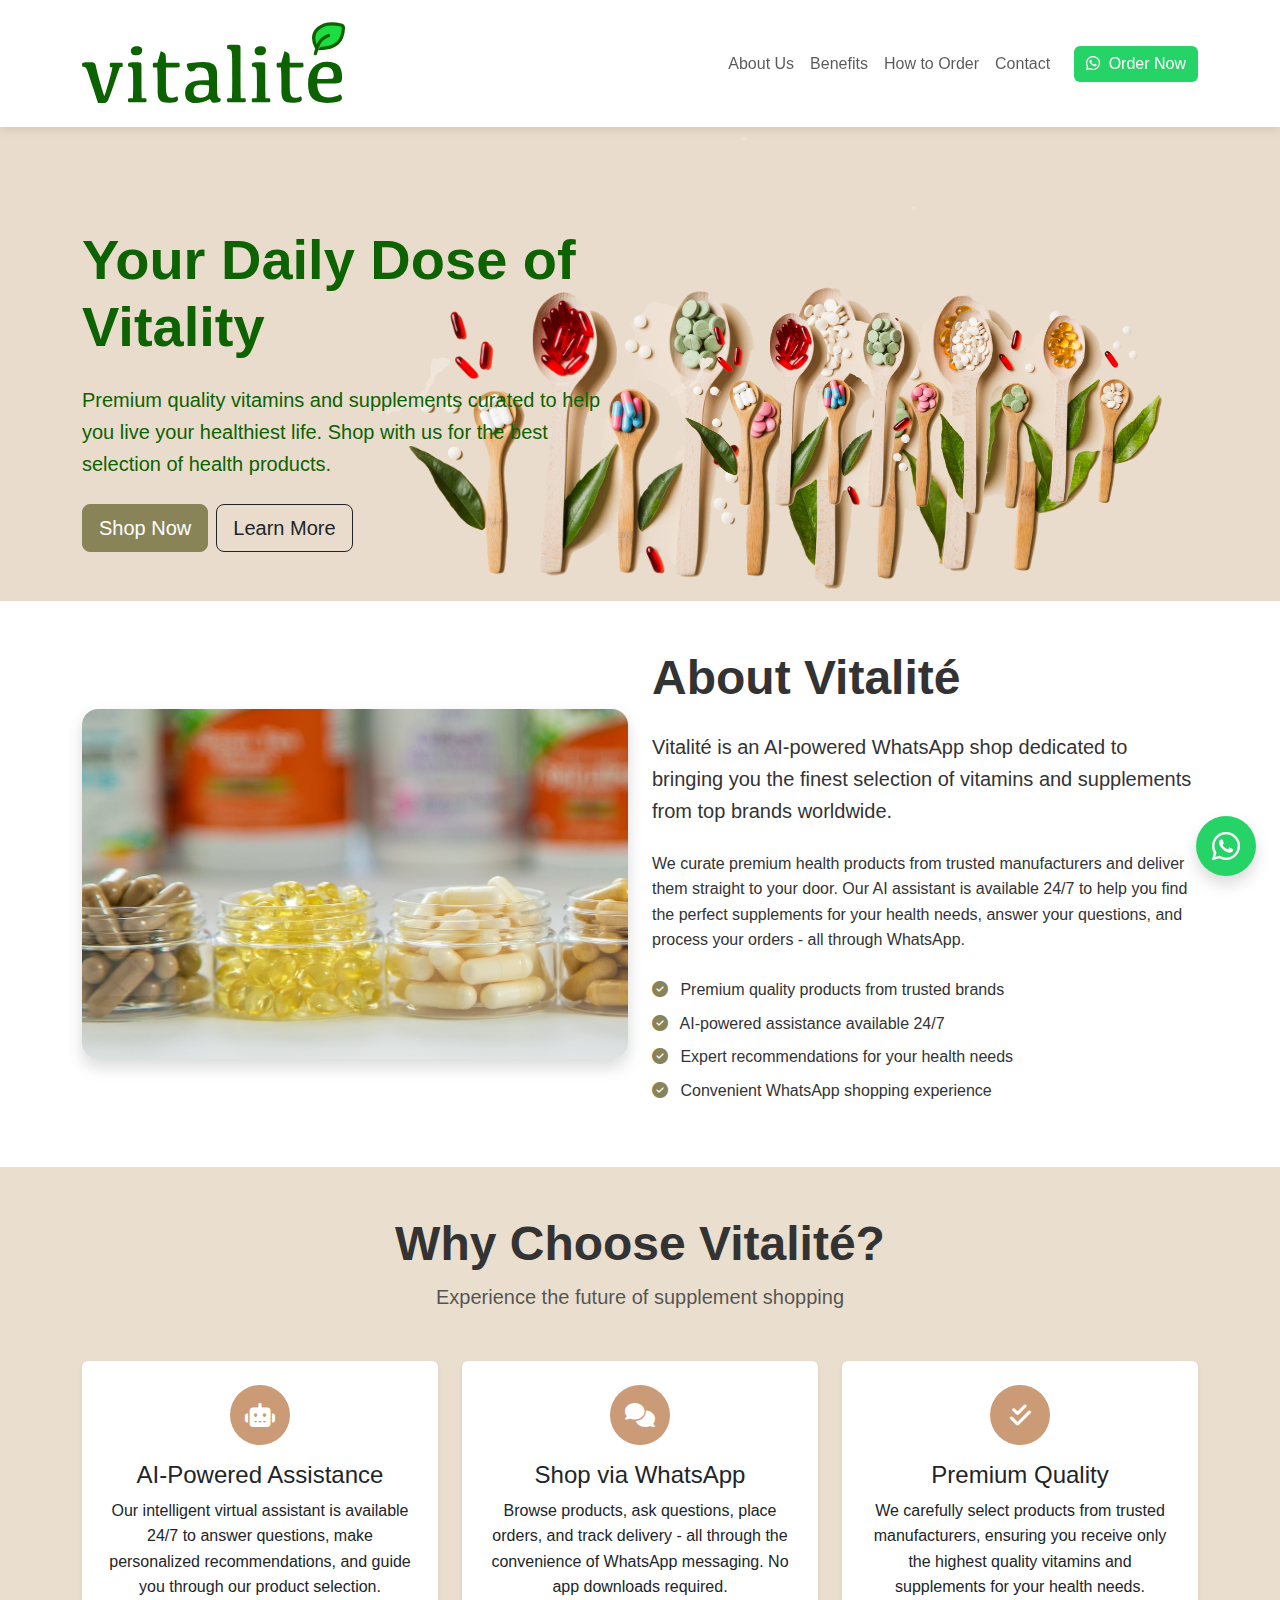
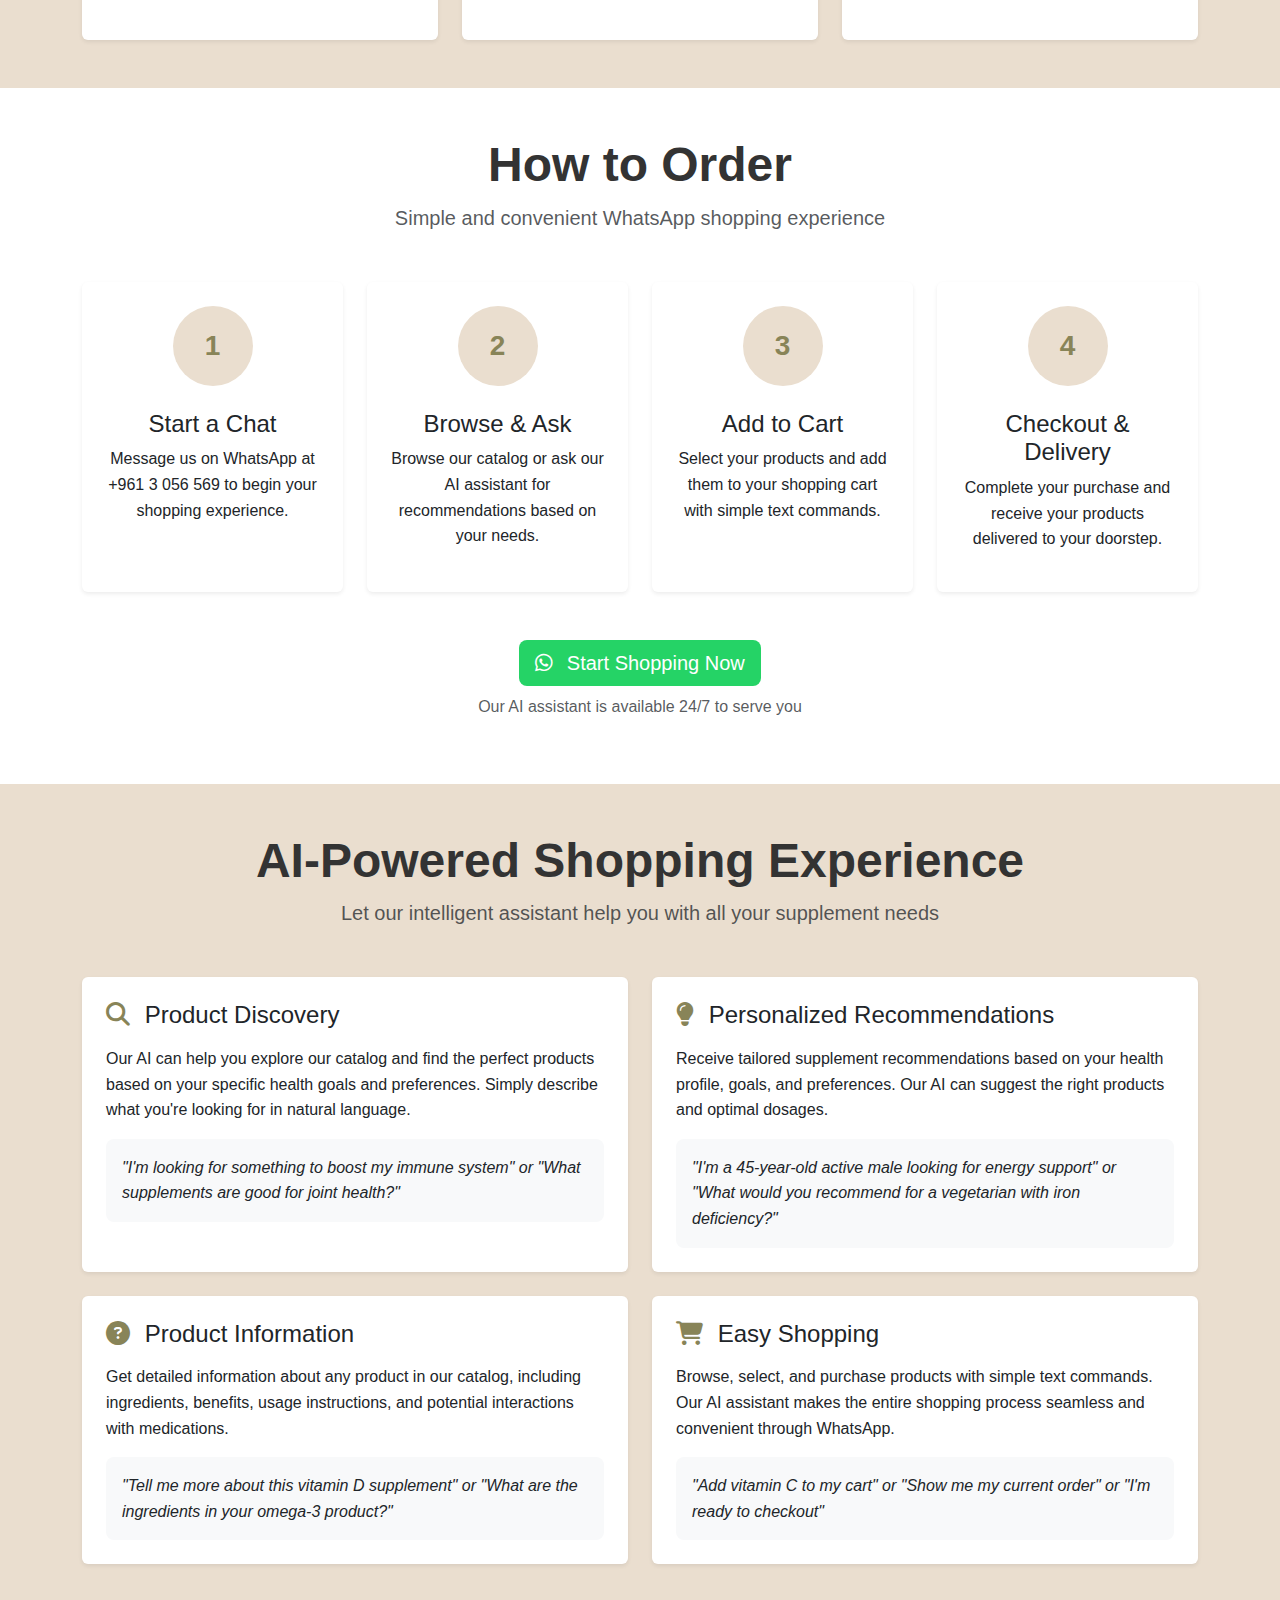
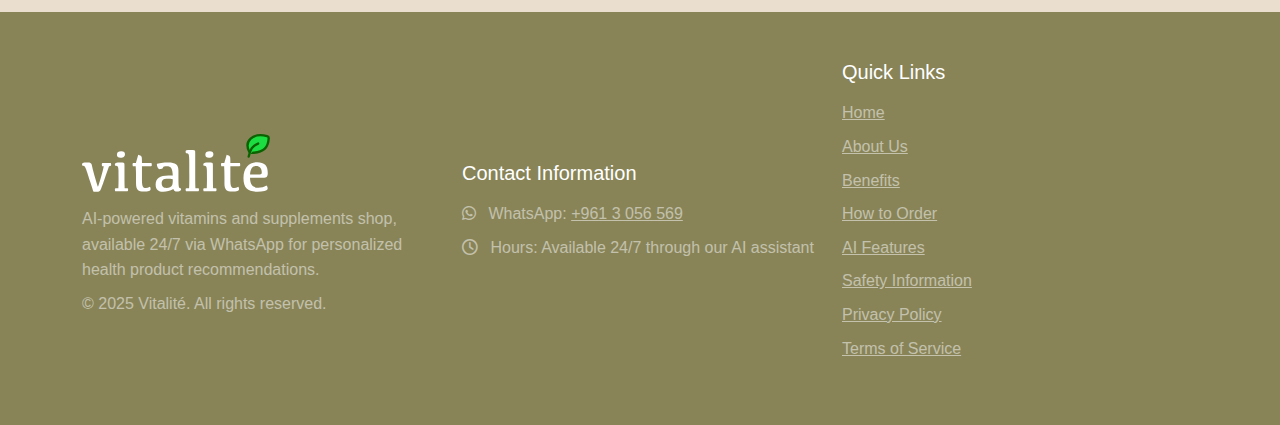
<file: index.html>
<!DOCTYPE html>
<html lang="en">
<head>
    <meta charset="UTF-8">
    <meta name="viewport" content="width=device-width, initial-scale=1.0">
    <title>Vitalité - Premium Vitamins & Supplements</title>
    <link href="https://cdnjs.cloudflare.com/ajax/libs/bootstrap/5.3.0/css/bootstrap.min.css" rel="stylesheet">
    <link href="https://cdnjs.cloudflare.com/ajax/libs/font-awesome/6.4.0/css/all.min.css" rel="stylesheet">
    <link href="./resources/css/home.css" rel="stylesheet">

    <link rel="icon" type="image/x-icon" href="./resources/images/smalllogo-128.ico">
</head>
<body>
    <!-- Navbar -->
    <nav class="navbar navbar-expand-lg navbar-light bg-white py-3 sticky-top">
        <div class="container">
            <a class="navbar-brand" href="#">
                <svg xmlns="http://www.w3.org/2000/svg" viewBox="103.215 39.1962 300.6991 85.0478" width="280px" height="85.0478px">
                    <path d="M 133.494 85.71 C 133.147 84.871 132.973 84.016 132.973 83.149 C 132.973 82.281 133.141 81.671 133.475 81.325 C 133.808 80.979 134.349 80.804 135.102 80.804 L 146.484 80.804 C 146.862 81.614 147.049 82.482 147.049 83.409 C 147.049 84.309 146.862 84.916 146.484 85.233 C 146.109 85.551 145.457 85.71 144.529 85.71 L 143.834 85.71 C 142.763 88.636 140.538 95.122 137.167 105.173 C 133.792 115.223 131.606 120.917 130.605 122.249 C 129.608 123.58 128.051 124.244 125.937 124.244 C 122.49 124.244 120.644 124.085 120.396 123.768 C 120.151 123.45 118.442 118.325 115.27 108.388 C 112.099 98.455 110.167 92.57 109.471 90.731 C 108.775 88.891 108.197 87.578 107.733 86.797 C 107.269 86.015 106.748 85.529 106.17 85.341 C 105.588 85.154 104.794 85.059 103.78 85.059 C 103.402 84.134 103.215 83.263 103.215 82.453 C 103.215 81.585 103.672 81.02 104.584 80.759 C 105.496 80.499 108.006 80.368 112.121 80.368 C 113.917 80.368 115.162 80.515 115.858 80.804 C 116.554 81.093 117.082 81.598 117.444 82.323 C 117.806 83.047 118.241 84.75 118.747 87.429 C 119.252 90.108 120.717 95.63 123.135 104 C 125.553 112.373 126.897 116.558 127.174 116.558 C 127.45 116.558 128.867 112.176 131.432 103.415 C 133.996 94.655 135.464 88.751 135.842 85.71 L 133.494 85.71 Z M 161.212 72.939 C 159.327 72.939 157.939 72.548 157.04 71.767 C 156.14 70.985 155.692 69.854 155.692 68.376 C 155.721 66.784 156.302 65.51 157.43 64.554 C 158.558 63.597 160.154 63.121 162.209 63.121 C 164.237 63.121 165.686 63.534 166.553 64.36 C 167.421 65.183 167.856 66.292 167.856 67.684 C 167.856 69.247 167.319 70.515 166.248 71.484 C 165.177 72.453 163.5 72.939 161.212 72.939 Z M 171.984 118.903 C 172.362 119.656 172.549 120.466 172.549 121.334 C 172.549 122.119 172.39 122.652 172.069 122.942 C 171.752 123.231 171.129 123.377 170.204 123.377 L 153.131 123.377 C 152.782 122.449 152.607 121.582 152.607 120.771 C 152.607 120.133 152.759 119.662 153.064 119.357 C 153.369 119.055 153.897 118.903 154.65 118.903 L 157.866 118.903 C 158.066 114.877 158.168 110.155 158.168 104.74 C 158.168 98.137 158.117 93.727 158.018 91.512 C 157.917 89.297 157.678 87.769 157.3 86.927 C 156.922 86.088 156.394 85.567 155.714 85.364 C 155.034 85.16 154.186 85.059 153.172 85.059 C 152.794 84.452 152.607 83.74 152.607 82.93 C 152.607 81.744 153.172 81.02 154.304 80.759 C 155.432 80.499 157.618 80.368 160.862 80.368 C 163.15 80.368 164.701 80.476 165.511 80.693 C 166.321 80.912 166.785 81.315 166.903 81.91 C 167.017 82.504 167.074 83.524 167.074 84.973 L 167.074 104.74 C 167.074 110.155 167.176 114.877 167.379 118.903 L 171.984 118.903 Z M 184.233 80.804 L 187.751 68.465 C 188.968 68.84 190.004 69.288 190.858 69.813 C 191.713 70.334 192.342 70.95 192.749 71.659 C 193.153 72.367 193.356 74.824 193.356 79.021 L 193.356 80.804 L 207.649 80.804 C 207.995 81.76 208.17 82.774 208.17 83.845 C 208.17 84.684 208.011 85.24 207.693 85.516 C 207.372 85.793 206.737 85.929 205.78 85.929 L 193.356 85.929 L 193.356 106.479 C 193.356 111.372 193.804 114.594 194.703 116.145 C 195.603 117.692 196.956 118.512 198.764 118.598 C 200.575 118.684 202.8 118.093 205.434 116.818 C 206.069 117.775 206.387 118.817 206.387 119.945 C 206.387 121.48 205.542 122.509 203.848 123.031 C 202.155 123.552 199.482 123.812 195.831 123.812 C 191.863 123.812 188.974 123.002 187.166 121.378 C 185.355 119.754 184.449 116.729 184.449 112.3 L 184.449 102.09 C 184.449 96.53 184.29 91.144 183.973 85.929 L 179.715 85.929 C 179.368 84.887 179.194 83.873 179.194 82.888 C 179.194 82.164 179.352 81.636 179.67 81.303 C 179.991 80.969 180.525 80.804 181.278 80.804 L 184.233 80.804 Z M 240.537 119.901 C 238.103 121.321 235.605 122.398 233.041 123.139 C 230.476 123.876 227.966 124.244 225.503 124.244 C 221.592 124.244 218.681 123.326 216.772 121.486 C 214.862 119.646 213.905 116.917 213.905 113.298 C 213.905 108.865 215.485 105.478 218.64 103.133 C 221.795 100.784 226.676 99.612 233.279 99.612 L 239.666 99.612 C 239.491 94.515 238.76 90.969 237.473 88.97 C 236.183 86.971 233.902 85.974 230.629 85.974 C 228.891 85.974 227.226 86.148 225.634 86.495 C 224.795 88.176 224.296 89.072 224.134 89.186 C 223.975 89.304 223.143 89.555 221.636 89.946 C 220.13 90.336 219.082 90.267 218.487 89.73 C 217.893 89.193 217.286 88.217 216.663 86.797 C 216.041 85.376 215.729 84.232 215.729 83.365 C 215.729 82.787 215.968 82.339 216.447 82.018 C 216.924 81.7 218.872 81.309 222.288 80.845 C 225.707 80.381 229.342 80.149 233.193 80.149 C 238.319 80.149 242.106 81.033 244.553 82.799 C 247.003 84.566 248.226 87.81 248.226 92.532 L 248.226 105.913 C 248.226 112.112 248.493 115.891 249.027 117.251 C 249.564 118.614 250.454 119.163 251.699 118.903 C 252.046 119.542 252.22 120.164 252.22 120.771 C 252.22 121.756 251.604 122.509 250.374 123.031 C 249.145 123.552 247.486 123.812 245.401 123.812 C 244.388 123.812 243.612 123.688 243.075 123.444 C 242.542 123.196 241.696 122.014 240.537 119.901 Z M 239.666 105.217 C 237.175 104.782 234.598 104.566 231.935 104.566 C 228.633 104.566 226.323 105.115 225.005 106.218 C 223.686 107.317 223.028 109.056 223.028 111.429 C 223.028 113.746 223.616 115.493 224.789 116.666 C 225.961 117.838 227.775 118.423 230.238 118.423 C 232.151 118.423 233.934 118.048 235.583 117.295 C 237.232 116.542 238.325 115.49 238.862 114.146 C 239.399 112.799 239.666 110.676 239.666 107.781 L 239.666 105.217 Z M 264.562 98.484 C 264.562 86.234 264.505 78.436 264.387 75.091 C 264.27 71.745 264.06 69.565 263.758 68.551 C 263.453 67.537 262.954 66.886 262.258 66.597 C 261.563 66.308 260.651 66.162 259.523 66.162 C 259.144 65.262 258.957 64.379 258.957 63.511 C 258.957 62.612 259.326 62.05 260.066 61.818 C 260.803 61.586 263.186 61.471 267.212 61.471 C 269.5 61.471 271.048 61.579 271.858 61.796 C 272.668 62.015 273.132 62.418 273.25 63.013 C 273.367 63.607 273.424 64.627 273.424 66.076 L 273.424 102.437 C 273.453 109.386 273.567 114.877 273.771 118.903 L 278.594 118.903 C 278.941 119.656 279.115 120.466 279.115 121.334 C 279.115 122.119 278.957 122.652 278.636 122.942 C 278.318 123.231 277.711 123.377 276.812 123.377 L 259.523 123.377 C 259.144 122.449 258.957 121.582 258.957 120.771 C 258.957 120.133 259.116 119.662 259.434 119.357 C 259.754 119.055 260.276 118.903 260.997 118.903 L 264.213 118.903 C 264.445 114.877 264.562 108.071 264.562 98.484 Z M 294.145 72.939 C 292.264 72.939 290.876 72.548 289.976 71.767 C 289.077 70.985 288.629 69.854 288.629 68.376 C 288.658 66.784 289.239 65.51 290.367 64.554 C 291.495 63.597 293.09 63.121 295.146 63.121 C 297.174 63.121 298.623 63.534 299.49 64.36 C 300.357 65.183 300.793 66.292 300.793 67.684 C 300.793 69.247 300.256 70.515 299.185 71.484 C 298.114 72.453 296.436 72.939 294.145 72.939 Z M 304.92 118.903 C 305.299 119.656 305.486 120.466 305.486 121.334 C 305.486 122.119 305.327 122.652 305.006 122.942 C 304.689 123.231 304.066 123.377 303.141 123.377 L 286.068 123.377 C 285.718 122.449 285.544 121.582 285.544 120.771 C 285.544 120.133 285.696 119.662 286.001 119.357 C 286.306 119.055 286.834 118.903 287.587 118.903 L 290.803 118.903 C 291.003 114.877 291.104 110.155 291.104 104.74 C 291.104 98.137 291.054 93.727 290.955 91.512 C 290.853 89.297 290.615 87.769 290.237 86.927 C 289.859 86.088 289.331 85.567 288.651 85.364 C 287.971 85.16 287.123 85.059 286.109 85.059 C 285.731 84.452 285.544 83.74 285.544 82.93 C 285.544 81.744 286.109 81.02 287.24 80.759 C 288.369 80.499 290.555 80.368 293.799 80.368 C 296.087 80.368 297.637 80.476 298.448 80.693 C 299.258 80.912 299.722 81.315 299.84 81.91 C 299.954 82.504 300.011 83.524 300.011 84.973 L 300.011 104.74 C 300.011 110.155 300.113 114.877 300.316 118.903 L 304.92 118.903 Z M 317.17 80.804 L 320.688 68.465 C 321.905 68.84 322.94 69.288 323.795 69.813 C 324.65 70.334 325.279 70.95 325.683 71.659 C 326.089 72.367 326.293 74.824 326.293 79.021 L 326.293 80.804 L 340.586 80.804 C 340.932 81.76 341.107 82.774 341.107 83.845 C 341.107 84.684 340.948 85.24 340.63 85.516 C 340.309 85.793 339.674 85.929 338.717 85.929 L 326.293 85.929 L 326.293 106.479 C 326.293 111.372 326.741 114.594 327.64 116.145 C 328.539 117.692 329.893 118.512 331.701 118.598 C 333.512 118.684 335.737 118.093 338.371 116.818 C 339.006 117.775 339.324 118.817 339.324 119.945 C 339.324 121.48 338.479 122.509 336.785 123.031 C 335.092 123.552 332.419 123.812 328.768 123.812 C 324.799 123.812 321.911 123.002 320.103 121.378 C 318.292 119.754 317.386 116.729 317.386 112.3 L 317.386 102.09 C 317.386 96.53 317.227 91.144 316.909 85.929 L 312.652 85.929 C 312.305 84.887 312.13 83.873 312.13 82.888 C 312.13 82.164 312.289 81.636 312.607 81.303 C 312.928 80.969 313.462 80.804 314.215 80.804 L 317.17 80.804 Z M 364.954 85.538 C 362.06 85.538 359.857 86.574 358.351 88.643 C 356.845 90.715 356.019 93.953 355.876 98.353 L 360.35 98.353 C 365.1 98.353 368.335 98.258 370.061 98.071 C 371.783 97.883 372.781 97.572 373.057 97.136 C 373.334 96.701 373.47 95.891 373.47 94.706 C 373.47 91.836 372.746 89.593 371.3 87.969 C 369.851 86.349 367.735 85.538 364.954 85.538 Z M 366.607 79.717 C 371.993 79.717 375.99 80.991 378.596 83.54 C 381.204 86.088 382.507 90.289 382.507 96.139 C 382.507 98.716 382.043 100.511 381.115 101.525 C 380.191 102.538 378.163 103.047 375.034 103.047 L 355.832 103.047 C 355.892 107.765 356.839 111.474 358.679 114.168 C 360.518 116.86 363.769 118.207 368.431 118.207 C 372.774 118.207 376.816 117.079 380.553 114.82 C 381.799 116.065 382.421 117.384 382.421 118.773 C 382.421 120.714 380.82 122.074 377.62 122.856 C 374.42 123.637 370.807 124.028 366.781 124.028 C 359.368 124.028 354.046 122.459 350.814 119.316 C 347.586 116.173 345.972 110.879 345.972 103.438 C 345.972 96.11 347.789 90.324 351.424 86.082 C 355.059 81.84 360.121 79.717 366.607 79.717 Z" style="text-wrap-mode: nowrap; fill: rgb(12, 98, 0);"></path>
                    <g id="SVGRepo_iconCarrier" transform="matrix(1.7702510356903076, 0, 0, 1.7702510356903076, 346.79650878906256, 33.97730255126953)" style="">
                      <path opacity="0.1" d="M4.44905 17.0091C-0.246262 7.83768 7.34063 0.686186 19.5547 3.61251C20.4161 3.81888 21.0082 4.6099 20.9652 5.49458C20.5863 13.288 17.0342 17.7048 6.13264 17.9858C5.43034 18.0039 4.7692 17.6344 4.44905 17.0091Z" style="fill: rgb(28, 221, 66); stroke: rgb(12, 98, 0);"></path>
                      <path d="M4.44905 17.0091C-0.246262 7.83768 7.34063 0.686186 19.5547 3.61251C20.4161 3.81888 21.0082 4.6099 20.9652 5.49458C20.5863 13.288 17.0342 17.7048 6.13264 17.9858C5.43034 18.0039 4.7692 17.6344 4.44905 17.0091Z" stroke-width="2" stroke-linecap="round" stroke-linejoin="round" style="fill: rgb(28, 221, 66); stroke: rgb(12, 98, 0);"></path>
                      <path d="M3.99987 21C5.49993 15.5 5.99988 12.5 11.9998 9.99997" stroke-width="2" stroke-linecap="round" stroke-linejoin="round" style="fill: rgb(28, 221, 66); stroke: rgb(12, 98, 0);"></path>
                    </g>
                  </svg>                
            </a>
            <button class="navbar-toggler" type="button" data-bs-toggle="collapse" data-bs-target="#navbarNav">
                <span class="navbar-toggler-icon"></span>
            </button>
            <div class="collapse navbar-collapse" id="navbarNav">
                <ul class="navbar-nav ms-auto">
                    <li class="nav-item">
                        <a class="nav-link" href="#about">About Us</a>
                    </li>
                    <li class="nav-item">
                        <a class="nav-link" href="#benefits">Benefits</a>
                    </li>
                    <li class="nav-item">
                        <a class="nav-link" href="#order">How to Order</a>
                    </li>
                    <li class="nav-item">
                        <a class="nav-link" href="#contact">Contact</a>
                    </li>
                </ul>
                <a href="https://wa.me/9613056569" class="btn whatsapp-btn ms-lg-3">
                    <i class="fab fa-whatsapp me-1"></i> Order Now
                </a>
            </div>
        </div>
    </nav>

    <!-- Hero Section -->
    <section class="hero" id="home">
        <div class="container">
            <div class="row align-items-center">
                <div class="col-lg-6 mb-5 mb-lg-0 hero-content">
                    <h1 class="display-4 fw-bold mb-4">Your Daily Dose of <span class="text-primary">Vitality</span></h1>
                    <p class="lead mb-4">Premium quality vitamins and supplements curated to help you live your healthiest life. Shop with us for the best selection of health products.</p>
                    <div class="d-flex flex-wrap gap-2">
                        <a href="https://wa.me/9613056569" class="btn btn-primary btn-lg">Shop Now</a>
                        <a href="#about" class="btn btn-outline-dark btn-lg">Learn More</a>
                    </div>
                </div>
                <div class="col-lg-6 hero-image">
                    <img src="./resources/images/hero-section-1.png" alt="Vitalité supplements" class="img-fluid">
                </div>
            </div>
        </div>
    </section>

    <!-- About Section -->
    <section class="py-5" id="about">
        <div class="container">
            <div class="row align-items-center">
                <div class="col-lg-6 mb-4 mb-lg-0">
                    <img src="./resources/images/about-section.jpg" alt="Natural supplements and vitamins" class="img-fluid rounded-4 shadow">
                </div>
                <div class="col-lg-6">
                    <h2 class="display-5 fw-bold mb-4">About Vitalité</h2>
                    <p class="lead mb-4">Vitalité is an AI-powered WhatsApp shop dedicated to bringing you the finest selection of vitamins and supplements from top brands worldwide.</p>
                    <p class="mb-4">We curate premium health products from trusted manufacturers and deliver them straight to your door. Our AI assistant is available 24/7 to help you find the perfect supplements for your health needs, answer your questions, and process your orders - all through WhatsApp.</p>
                    <ul class="list-unstyled">
                        <li class="mb-2"><i class="fas fa-check-circle text-primary me-2"></i> Premium quality products from trusted brands</li>
                        <li class="mb-2"><i class="fas fa-check-circle text-primary me-2"></i> AI-powered assistance available 24/7</li>
                        <li class="mb-2"><i class="fas fa-check-circle text-primary me-2"></i> Expert recommendations for your health needs</li>
                        <li class="mb-2"><i class="fas fa-check-circle text-primary me-2"></i> Convenient WhatsApp shopping experience</li>
                    </ul>
                </div>
            </div>
        </div>
    </section>

    <!-- Benefits Section -->
    <section class="py-5 bg-light-accent" id="benefits">
        <div class="container">
            <div class="text-center mb-5">
                <h2 class="display-5 fw-bold">Why Choose Vitalité?</h2>
                <p class="lead text-muted">Experience the future of supplement shopping</p>
            </div>
            <div class="row g-4">
                <div class="col-md-4">
                    <div class="card border-0 h-100 shadow-sm">
                        <div class="card-body text-center p-4">
                            <div class="benefit-icon mb-3">
                                <i class="fas fa-robot"></i>
                            </div>
                            <h4>AI-Powered Assistance</h4>
                            <p>Our intelligent virtual assistant is available 24/7 to answer questions, make personalized recommendations, and guide you through our product selection.</p>
                        </div>
                    </div>
                </div>
                <div class="col-md-4">
                    <div class="card border-0 h-100 shadow-sm">
                        <div class="card-body text-center p-4">
                            <div class="benefit-icon mb-3">
                                <i class="fas fa-comments"></i>
                            </div>
                            <h4>Shop via WhatsApp</h4>
                            <p>Browse products, ask questions, place orders, and track delivery - all through the convenience of WhatsApp messaging. No app downloads required.</p>
                        </div>
                    </div>
                </div>
                <div class="col-md-4">
                    <div class="card border-0 h-100 shadow-sm">
                        <div class="card-body text-center p-4">
                            <div class="benefit-icon mb-3">
                                <i class="fas fa-check-double"></i>
                            </div>
                            <h4>Premium Quality</h4>
                            <p>We carefully select products from trusted manufacturers, ensuring you receive only the highest quality vitamins and supplements for your health needs.</p>
                        </div>
                    </div>
                </div>
            </div>
        </div>
    </section>

    <!-- How to Order Section -->
    <section class="py-5" id="order">
        <div class="container">
            <div class="text-center mb-5">
                <h2 class="display-5 fw-bold">How to Order</h2>
                <p class="lead text-muted">Simple and convenient WhatsApp shopping experience</p>
            </div>
            <div class="row g-4 justify-content-center">
                <div class="col-md-3">
                    <div class="card border-0 h-100 shadow-sm">
                        <div class="card-body text-center p-4">
                            <div class="rounded-circle bg-light-accent d-flex align-items-center justify-content-center mx-auto mb-4" style="width: 80px; height: 80px;">
                                <h3 class="fw-bold text-primary m-0">1</h3>
                            </div>
                            <h4>Start a Chat</h4>
                            <p>Message us on WhatsApp at +961 3 056 569 to begin your shopping experience.</p>
                        </div>
                    </div>
                </div>
                <div class="col-md-3">
                    <div class="card border-0 h-100 shadow-sm">
                        <div class="card-body text-center p-4">
                            <div class="rounded-circle bg-light-accent d-flex align-items-center justify-content-center mx-auto mb-4" style="width: 80px; height: 80px;">
                                <h3 class="fw-bold text-primary m-0">2</h3>
                            </div>
                            <h4>Browse & Ask</h4>
                            <p>Browse our catalog or ask our AI assistant for recommendations based on your needs.</p>
                        </div>
                    </div>
                </div>
                <div class="col-md-3">
                    <div class="card border-0 h-100 shadow-sm">
                        <div class="card-body text-center p-4">
                            <div class="rounded-circle bg-light-accent d-flex align-items-center justify-content-center mx-auto mb-4" style="width: 80px; height: 80px;">
                                <h3 class="fw-bold text-primary m-0">3</h3>
                            </div>
                            <h4>Add to Cart</h4>
                            <p>Select your products and add them to your shopping cart with simple text commands.</p>
                        </div>
                    </div>
                </div>
                <div class="col-md-3">
                    <div class="card border-0 h-100 shadow-sm">
                        <div class="card-body text-center p-4">
                            <div class="rounded-circle bg-light-accent d-flex align-items-center justify-content-center mx-auto mb-4" style="width: 80px; height: 80px;">
                                <h3 class="fw-bold text-primary m-0">4</h3>
                            </div>
                            <h4>Checkout & Delivery</h4>
                            <p>Complete your purchase and receive your products delivered to your doorstep.</p>
                        </div>
                    </div>
                </div>
            </div>
            <div class="text-center mt-5">
                <a href="https://wa.me/9613056569" class="btn btn-lg whatsapp-btn">
                    <i class="fab fa-whatsapp me-2"></i> Start Shopping Now
                </a>
                <p class="text-muted mt-2">Our AI assistant is available 24/7 to serve you</p>
            </div>
        </div>
    </section>

    <!-- AI Features Section -->
    <section class="py-5 bg-light-accent" id="ai-features">
        <div class="container">
            <div class="text-center mb-5">
                <h2 class="display-5 fw-bold">AI-Powered Shopping Experience</h2>
                <p class="lead text-muted">Let our intelligent assistant help you with all your supplement needs</p>
            </div>
            <div class="row g-4">
                <div class="col-md-6">
                    <div class="card border-0 shadow-sm h-100">
                        <div class="card-body p-4">
                            <h4 class="mb-3"><i class="fas fa-search text-primary me-2"></i> Product Discovery</h4>
                            <p>Our AI can help you explore our catalog and find the perfect products based on your specific health goals and preferences. Simply describe what you're looking for in natural language.</p>
                            <div class="bg-light p-3 rounded-3 mt-3">
                                <p class="mb-0 fst-italic">"I'm looking for something to boost my immune system" or "What supplements are good for joint health?"</p>
                            </div>
                        </div>
                    </div>
                </div>
                <div class="col-md-6">
                    <div class="card border-0 shadow-sm h-100">
                        <div class="card-body p-4">
                            <h4 class="mb-3"><i class="fas fa-lightbulb text-primary me-2"></i> Personalized Recommendations</h4>
                            <p>Receive tailored supplement recommendations based on your health profile, goals, and preferences. Our AI can suggest the right products and optimal dosages.</p>
                            <div class="bg-light p-3 rounded-3 mt-3">
                                <p class="mb-0 fst-italic">"I'm a 45-year-old active male looking for energy support" or "What would you recommend for a vegetarian with iron deficiency?"</p>
                            </div>
                        </div>
                    </div>
                </div>
                <div class="col-md-6">
                    <div class="card border-0 shadow-sm h-100">
                        <div class="card-body p-4">
                            <h4 class="mb-3"><i class="fas fa-question-circle text-primary me-2"></i> Product Information</h4>
                            <p>Get detailed information about any product in our catalog, including ingredients, benefits, usage instructions, and potential interactions with medications.</p>
                            <div class="bg-light p-3 rounded-3 mt-3">
                                <p class="mb-0 fst-italic">"Tell me more about this vitamin D supplement" or "What are the ingredients in your omega-3 product?"</p>
                            </div>
                        </div>
                    </div>
                </div>
                <div class="col-md-6">
                    <div class="card border-0 shadow-sm h-100">
                        <div class="card-body p-4">
                            <h4 class="mb-3"><i class="fas fa-shopping-cart text-primary me-2"></i> Easy Shopping</h4>
                            <p>Browse, select, and purchase products with simple text commands. Our AI assistant makes the entire shopping process seamless and convenient through WhatsApp.</p>
                            <div class="bg-light p-3 rounded-3 mt-3">
                                <p class="mb-0 fst-italic">"Add vitamin C to my cart" or "Show me my current order" or "I'm ready to checkout"</p>
                            </div>
                        </div>
                    </div>
                </div>
            </div>
        </div>
    </section>

    <!-- Contact/Footer -->
    <footer class="py-5" id="contact">
        <div class="container">
            <div class="row gy-4 align-items-center">
                <div class="col-lg-4">

                    <svg xmlns="http://www.w3.org/2000/svg" viewBox="103.215 39.1962 300.6991 85.0478" width="200px" height="85.0478px">
                        <path d="M 133.494 85.71 C 133.147 84.871 132.973 84.016 132.973 83.149 C 132.973 82.281 133.141 81.671 133.475 81.325 C 133.808 80.979 134.349 80.804 135.102 80.804 L 146.484 80.804 C 146.862 81.614 147.049 82.482 147.049 83.409 C 147.049 84.309 146.862 84.916 146.484 85.233 C 146.109 85.551 145.457 85.71 144.529 85.71 L 143.834 85.71 C 142.763 88.636 140.538 95.122 137.167 105.173 C 133.792 115.223 131.606 120.917 130.605 122.249 C 129.608 123.58 128.051 124.244 125.937 124.244 C 122.49 124.244 120.644 124.085 120.396 123.768 C 120.151 123.45 118.442 118.325 115.27 108.388 C 112.099 98.455 110.167 92.57 109.471 90.731 C 108.775 88.891 108.197 87.578 107.733 86.797 C 107.269 86.015 106.748 85.529 106.17 85.341 C 105.588 85.154 104.794 85.059 103.78 85.059 C 103.402 84.134 103.215 83.263 103.215 82.453 C 103.215 81.585 103.672 81.02 104.584 80.759 C 105.496 80.499 108.006 80.368 112.121 80.368 C 113.917 80.368 115.162 80.515 115.858 80.804 C 116.554 81.093 117.082 81.598 117.444 82.323 C 117.806 83.047 118.241 84.75 118.747 87.429 C 119.252 90.108 120.717 95.63 123.135 104 C 125.553 112.373 126.897 116.558 127.174 116.558 C 127.45 116.558 128.867 112.176 131.432 103.415 C 133.996 94.655 135.464 88.751 135.842 85.71 L 133.494 85.71 Z M 161.212 72.939 C 159.327 72.939 157.939 72.548 157.04 71.767 C 156.14 70.985 155.692 69.854 155.692 68.376 C 155.721 66.784 156.302 65.51 157.43 64.554 C 158.558 63.597 160.154 63.121 162.209 63.121 C 164.237 63.121 165.686 63.534 166.553 64.36 C 167.421 65.183 167.856 66.292 167.856 67.684 C 167.856 69.247 167.319 70.515 166.248 71.484 C 165.177 72.453 163.5 72.939 161.212 72.939 Z M 171.984 118.903 C 172.362 119.656 172.549 120.466 172.549 121.334 C 172.549 122.119 172.39 122.652 172.069 122.942 C 171.752 123.231 171.129 123.377 170.204 123.377 L 153.131 123.377 C 152.782 122.449 152.607 121.582 152.607 120.771 C 152.607 120.133 152.759 119.662 153.064 119.357 C 153.369 119.055 153.897 118.903 154.65 118.903 L 157.866 118.903 C 158.066 114.877 158.168 110.155 158.168 104.74 C 158.168 98.137 158.117 93.727 158.018 91.512 C 157.917 89.297 157.678 87.769 157.3 86.927 C 156.922 86.088 156.394 85.567 155.714 85.364 C 155.034 85.16 154.186 85.059 153.172 85.059 C 152.794 84.452 152.607 83.74 152.607 82.93 C 152.607 81.744 153.172 81.02 154.304 80.759 C 155.432 80.499 157.618 80.368 160.862 80.368 C 163.15 80.368 164.701 80.476 165.511 80.693 C 166.321 80.912 166.785 81.315 166.903 81.91 C 167.017 82.504 167.074 83.524 167.074 84.973 L 167.074 104.74 C 167.074 110.155 167.176 114.877 167.379 118.903 L 171.984 118.903 Z M 184.233 80.804 L 187.751 68.465 C 188.968 68.84 190.004 69.288 190.858 69.813 C 191.713 70.334 192.342 70.95 192.749 71.659 C 193.153 72.367 193.356 74.824 193.356 79.021 L 193.356 80.804 L 207.649 80.804 C 207.995 81.76 208.17 82.774 208.17 83.845 C 208.17 84.684 208.011 85.24 207.693 85.516 C 207.372 85.793 206.737 85.929 205.78 85.929 L 193.356 85.929 L 193.356 106.479 C 193.356 111.372 193.804 114.594 194.703 116.145 C 195.603 117.692 196.956 118.512 198.764 118.598 C 200.575 118.684 202.8 118.093 205.434 116.818 C 206.069 117.775 206.387 118.817 206.387 119.945 C 206.387 121.48 205.542 122.509 203.848 123.031 C 202.155 123.552 199.482 123.812 195.831 123.812 C 191.863 123.812 188.974 123.002 187.166 121.378 C 185.355 119.754 184.449 116.729 184.449 112.3 L 184.449 102.09 C 184.449 96.53 184.29 91.144 183.973 85.929 L 179.715 85.929 C 179.368 84.887 179.194 83.873 179.194 82.888 C 179.194 82.164 179.352 81.636 179.67 81.303 C 179.991 80.969 180.525 80.804 181.278 80.804 L 184.233 80.804 Z M 240.537 119.901 C 238.103 121.321 235.605 122.398 233.041 123.139 C 230.476 123.876 227.966 124.244 225.503 124.244 C 221.592 124.244 218.681 123.326 216.772 121.486 C 214.862 119.646 213.905 116.917 213.905 113.298 C 213.905 108.865 215.485 105.478 218.64 103.133 C 221.795 100.784 226.676 99.612 233.279 99.612 L 239.666 99.612 C 239.491 94.515 238.76 90.969 237.473 88.97 C 236.183 86.971 233.902 85.974 230.629 85.974 C 228.891 85.974 227.226 86.148 225.634 86.495 C 224.795 88.176 224.296 89.072 224.134 89.186 C 223.975 89.304 223.143 89.555 221.636 89.946 C 220.13 90.336 219.082 90.267 218.487 89.73 C 217.893 89.193 217.286 88.217 216.663 86.797 C 216.041 85.376 215.729 84.232 215.729 83.365 C 215.729 82.787 215.968 82.339 216.447 82.018 C 216.924 81.7 218.872 81.309 222.288 80.845 C 225.707 80.381 229.342 80.149 233.193 80.149 C 238.319 80.149 242.106 81.033 244.553 82.799 C 247.003 84.566 248.226 87.81 248.226 92.532 L 248.226 105.913 C 248.226 112.112 248.493 115.891 249.027 117.251 C 249.564 118.614 250.454 119.163 251.699 118.903 C 252.046 119.542 252.22 120.164 252.22 120.771 C 252.22 121.756 251.604 122.509 250.374 123.031 C 249.145 123.552 247.486 123.812 245.401 123.812 C 244.388 123.812 243.612 123.688 243.075 123.444 C 242.542 123.196 241.696 122.014 240.537 119.901 Z M 239.666 105.217 C 237.175 104.782 234.598 104.566 231.935 104.566 C 228.633 104.566 226.323 105.115 225.005 106.218 C 223.686 107.317 223.028 109.056 223.028 111.429 C 223.028 113.746 223.616 115.493 224.789 116.666 C 225.961 117.838 227.775 118.423 230.238 118.423 C 232.151 118.423 233.934 118.048 235.583 117.295 C 237.232 116.542 238.325 115.49 238.862 114.146 C 239.399 112.799 239.666 110.676 239.666 107.781 L 239.666 105.217 Z M 264.562 98.484 C 264.562 86.234 264.505 78.436 264.387 75.091 C 264.27 71.745 264.06 69.565 263.758 68.551 C 263.453 67.537 262.954 66.886 262.258 66.597 C 261.563 66.308 260.651 66.162 259.523 66.162 C 259.144 65.262 258.957 64.379 258.957 63.511 C 258.957 62.612 259.326 62.05 260.066 61.818 C 260.803 61.586 263.186 61.471 267.212 61.471 C 269.5 61.471 271.048 61.579 271.858 61.796 C 272.668 62.015 273.132 62.418 273.25 63.013 C 273.367 63.607 273.424 64.627 273.424 66.076 L 273.424 102.437 C 273.453 109.386 273.567 114.877 273.771 118.903 L 278.594 118.903 C 278.941 119.656 279.115 120.466 279.115 121.334 C 279.115 122.119 278.957 122.652 278.636 122.942 C 278.318 123.231 277.711 123.377 276.812 123.377 L 259.523 123.377 C 259.144 122.449 258.957 121.582 258.957 120.771 C 258.957 120.133 259.116 119.662 259.434 119.357 C 259.754 119.055 260.276 118.903 260.997 118.903 L 264.213 118.903 C 264.445 114.877 264.562 108.071 264.562 98.484 Z M 294.145 72.939 C 292.264 72.939 290.876 72.548 289.976 71.767 C 289.077 70.985 288.629 69.854 288.629 68.376 C 288.658 66.784 289.239 65.51 290.367 64.554 C 291.495 63.597 293.09 63.121 295.146 63.121 C 297.174 63.121 298.623 63.534 299.49 64.36 C 300.357 65.183 300.793 66.292 300.793 67.684 C 300.793 69.247 300.256 70.515 299.185 71.484 C 298.114 72.453 296.436 72.939 294.145 72.939 Z M 304.92 118.903 C 305.299 119.656 305.486 120.466 305.486 121.334 C 305.486 122.119 305.327 122.652 305.006 122.942 C 304.689 123.231 304.066 123.377 303.141 123.377 L 286.068 123.377 C 285.718 122.449 285.544 121.582 285.544 120.771 C 285.544 120.133 285.696 119.662 286.001 119.357 C 286.306 119.055 286.834 118.903 287.587 118.903 L 290.803 118.903 C 291.003 114.877 291.104 110.155 291.104 104.74 C 291.104 98.137 291.054 93.727 290.955 91.512 C 290.853 89.297 290.615 87.769 290.237 86.927 C 289.859 86.088 289.331 85.567 288.651 85.364 C 287.971 85.16 287.123 85.059 286.109 85.059 C 285.731 84.452 285.544 83.74 285.544 82.93 C 285.544 81.744 286.109 81.02 287.24 80.759 C 288.369 80.499 290.555 80.368 293.799 80.368 C 296.087 80.368 297.637 80.476 298.448 80.693 C 299.258 80.912 299.722 81.315 299.84 81.91 C 299.954 82.504 300.011 83.524 300.011 84.973 L 300.011 104.74 C 300.011 110.155 300.113 114.877 300.316 118.903 L 304.92 118.903 Z M 317.17 80.804 L 320.688 68.465 C 321.905 68.84 322.94 69.288 323.795 69.813 C 324.65 70.334 325.279 70.95 325.683 71.659 C 326.089 72.367 326.293 74.824 326.293 79.021 L 326.293 80.804 L 340.586 80.804 C 340.932 81.76 341.107 82.774 341.107 83.845 C 341.107 84.684 340.948 85.24 340.63 85.516 C 340.309 85.793 339.674 85.929 338.717 85.929 L 326.293 85.929 L 326.293 106.479 C 326.293 111.372 326.741 114.594 327.64 116.145 C 328.539 117.692 329.893 118.512 331.701 118.598 C 333.512 118.684 335.737 118.093 338.371 116.818 C 339.006 117.775 339.324 118.817 339.324 119.945 C 339.324 121.48 338.479 122.509 336.785 123.031 C 335.092 123.552 332.419 123.812 328.768 123.812 C 324.799 123.812 321.911 123.002 320.103 121.378 C 318.292 119.754 317.386 116.729 317.386 112.3 L 317.386 102.09 C 317.386 96.53 317.227 91.144 316.909 85.929 L 312.652 85.929 C 312.305 84.887 312.13 83.873 312.13 82.888 C 312.13 82.164 312.289 81.636 312.607 81.303 C 312.928 80.969 313.462 80.804 314.215 80.804 L 317.17 80.804 Z M 364.954 85.538 C 362.06 85.538 359.857 86.574 358.351 88.643 C 356.845 90.715 356.019 93.953 355.876 98.353 L 360.35 98.353 C 365.1 98.353 368.335 98.258 370.061 98.071 C 371.783 97.883 372.781 97.572 373.057 97.136 C 373.334 96.701 373.47 95.891 373.47 94.706 C 373.47 91.836 372.746 89.593 371.3 87.969 C 369.851 86.349 367.735 85.538 364.954 85.538 Z M 366.607 79.717 C 371.993 79.717 375.99 80.991 378.596 83.54 C 381.204 86.088 382.507 90.289 382.507 96.139 C 382.507 98.716 382.043 100.511 381.115 101.525 C 380.191 102.538 378.163 103.047 375.034 103.047 L 355.832 103.047 C 355.892 107.765 356.839 111.474 358.679 114.168 C 360.518 116.86 363.769 118.207 368.431 118.207 C 372.774 118.207 376.816 117.079 380.553 114.82 C 381.799 116.065 382.421 117.384 382.421 118.773 C 382.421 120.714 380.82 122.074 377.62 122.856 C 374.42 123.637 370.807 124.028 366.781 124.028 C 359.368 124.028 354.046 122.459 350.814 119.316 C 347.586 116.173 345.972 110.879 345.972 103.438 C 345.972 96.11 347.789 90.324 351.424 86.082 C 355.059 81.84 360.121 79.717 366.607 79.717 Z" style="text-wrap-mode: nowrap; fill: rgb(255, 255, 255);"></path>
                        <g id="SVGRepo_iconCarrier" transform="matrix(1.7702510356903076, 0, 0, 1.7702510356903076, 346.79650878906256, 33.97730255126953)" style="">
                          <path opacity="0.1" d="M4.44905 17.0091C-0.246262 7.83768 7.34063 0.686186 19.5547 3.61251C20.4161 3.81888 21.0082 4.6099 20.9652 5.49458C20.5863 13.288 17.0342 17.7048 6.13264 17.9858C5.43034 18.0039 4.7692 17.6344 4.44905 17.0091Z" style="fill: rgb(28, 221, 66); stroke: rgb(12, 98, 0);"></path>
                          <path d="M4.44905 17.0091C-0.246262 7.83768 7.34063 0.686186 19.5547 3.61251C20.4161 3.81888 21.0082 4.6099 20.9652 5.49458C20.5863 13.288 17.0342 17.7048 6.13264 17.9858C5.43034 18.0039 4.7692 17.6344 4.44905 17.0091Z" stroke-width="2" stroke-linecap="round" stroke-linejoin="round" style="fill: rgb(28, 221, 66); stroke: rgb(12, 98, 0);"></path>
                          <path d="M3.99987 21C5.49993 15.5 5.99988 12.5 11.9998 9.99997" stroke-width="2" stroke-linecap="round" stroke-linejoin="round" style="fill: rgb(28, 221, 66); stroke: rgb(12, 98, 0);"></path>
                        </g>
                    </svg>                
          
                    <p class="text-white-50 mb-2">AI-powered vitamins and supplements shop, available 24/7 via WhatsApp for personalized health product recommendations.</p>
                    <p class="text-white-50 mb-0">© 2025 Vitalité. All rights reserved.</p>
                </div>
                <div class="col-lg-4">
                    <h5 class="text-white mb-3">Contact Information</h5>
                    <ul class="list-unstyled text-white-50">
                        <li class="mb-2"><i class="fab fa-whatsapp me-2"></i> WhatsApp: <a href="https://wa.me/9613056569" class="text-white-50">+961 3 056 569</a></li>
                        <!-- li class="mb-2"><i class="far fa-envelope me-2"></i> Email: <a href="mailto:info@vitalite.shop" class="text-white-50">info@vitalite.shop</a></li -->
                        <li><i class="far fa-clock me-2"></i> Hours: Available 24/7 through our AI assistant</li>
                    </ul>
                </div>
                <div class="col-lg-4">
                    <h5 class="text-white mb-3">Quick Links</h5>
                    <ul class="list-unstyled">
                        <li class="mb-2"><a href="#home" class="text-white-50">Home</a></li>
                        <li class="mb-2"><a href="#about" class="text-white-50">About Us</a></li>
                        <li class="mb-2"><a href="#benefits" class="text-white-50">Benefits</a></li>
                        <li class="mb-2"><a href="#order" class="text-white-50">How to Order</a></li>
                        <li class="mb-2"><a href="#ai-features" class="text-white-50">AI Features</a></li>
                        <li class="mb-2"><a href="safety.html" class="text-white-50">Safety Information</a></li>
                        <li class="mb-2"><a href="privacy-policy.html" class="text-white-50">Privacy Policy</a></li>
                        <li><a href="terms-of-service.html" class="text-white-50">Terms of Service</a></li>
                    </ul>
                </div>
            </div>
        </div>
    </footer>

    <!-- WhatsApp Floating Button -->
    <a href="https://wa.me/9613056569" class="position-fixed bottom-0 end-0 m-4 btn whatsapp-btn rounded-circle shadow" style="width: 60px; height: 60px; display: flex; align-items: center; justify-content: center; z-index: 1000;">
        <i class="fab fa-whatsapp fa-2x"></i>
    </a>

    <!-- Bootstrap JS -->
    <script src="https://cdnjs.cloudflare.com/ajax/libs/bootstrap/5.3.0/js/bootstrap.bundle.min.js"></script>
    <script>
        // Smooth scrolling for anchor links
        document.querySelectorAll('a[href^="#"]').forEach(anchor => {
            anchor.addEventListener('click', function (e) {
                e.preventDefault();
                
                document.querySelector(this.getAttribute('href')).scrollIntoView({
                    behavior: 'smooth'
                });
                
                // Close mobile menu when clicking a link
                const navbarCollapse = document.querySelector('.navbar-collapse');
                if (navbarCollapse.classList.contains('show')) {
                    navbarCollapse.classList.remove('show');
                }
            });
        });
    </script>
</body>
</html>
</file>
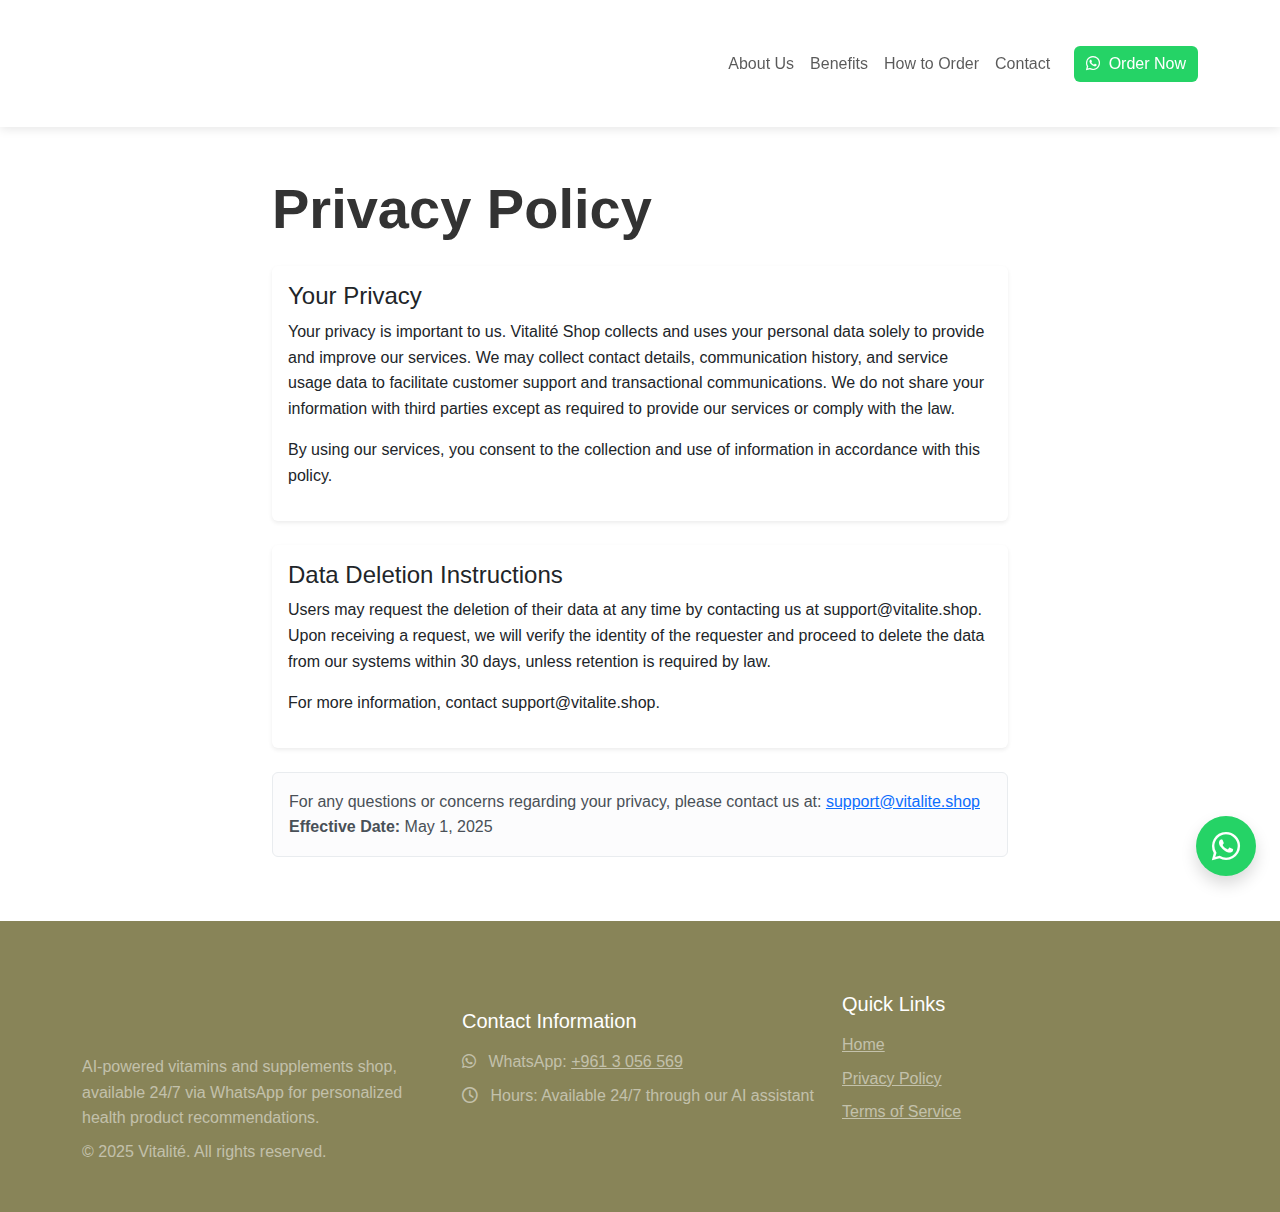
<file: privacy-policy.html>
<!DOCTYPE html>
<html lang="en">
<head>
    <meta charset="UTF-8">
    <meta name="viewport" content="width=device-width, initial-scale=1.0">
    <title>Privacy Policy | Vitalité</title>
    <link href="https://cdnjs.cloudflare.com/ajax/libs/bootstrap/5.3.0/css/bootstrap.min.css" rel="stylesheet">
    <link href="https://cdnjs.cloudflare.com/ajax/libs/font-awesome/6.4.0/css/all.min.css" rel="stylesheet">
    <link href="./resources/css/home.css" rel="stylesheet">
    <link rel="icon" type="image/x-icon" href="./resources/images/smalllogo-128.ico">
</head>
<body>
    <!-- Navbar -->
    <nav class="navbar navbar-expand-lg navbar-light bg-white py-3 sticky-top">
        <div class="container">
            <a class="navbar-brand" href="index.html">
                <svg xmlns="http://www.w3.org/2000/svg" viewBox="103.215 39.1962 300.6991 85.0478" width="280px" height="85.0478px">
                    <!-- SVG logo code from index.html -->
                </svg>                
            </a>
            <button class="navbar-toggler" type="button" data-bs-toggle="collapse" data-bs-target="#navbarNav">
                <span class="navbar-toggler-icon"></span>
            </button>
            <div class="collapse navbar-collapse" id="navbarNav">
                <ul class="navbar-nav ms-auto">
                    <li class="nav-item">
                        <a class="nav-link" href="index.html#about">About Us</a>
                    </li>
                    <li class="nav-item">
                        <a class="nav-link" href="index.html#benefits">Benefits</a>
                    </li>
                    <li class="nav-item">
                        <a class="nav-link" href="index.html#order">How to Order</a>
                    </li>
                    <li class="nav-item">
                        <a class="nav-link" href="index.html#contact">Contact</a>
                    </li>
                </ul>
                <a href="https://wa.me/9613056569" class="btn whatsapp-btn ms-lg-3">
                    <i class="fab fa-whatsapp me-1"></i> Order Now
                </a>
            </div>
        </div>
    </nav>

    <!-- Privacy Policy Content -->
    <section class="py-5">
        <div class="container">
            <div class="row justify-content-center">
                <div class="col-lg-8">
                    <h1 class="display-4 fw-bold mb-4">Privacy Policy</h1>
                    
                    <div class="card border-0 shadow-sm mb-4">
                        <div class="card-body">
                            <h2 class="h4">Your Privacy</h2>
                            <p>Your privacy is important to us. Vitalité Shop collects and uses your personal data solely to provide and improve our services. We may collect contact details, communication history, and service usage data to facilitate customer support and transactional communications. We do not share your information with third parties except as required to provide our services or comply with the law.</p>
                            <p>By using our services, you consent to the collection and use of information in accordance with this policy.</p>
                        </div>
                    </div>

                    <div class="card border-0 shadow-sm mb-4">
                        <div class="card-body">
                            <h2 class="h4">Data Deletion Instructions</h2>
                            <p>Users may request the deletion of their data at any time by contacting us at support@vitalite.shop. Upon receiving a request, we will verify the identity of the requester and proceed to delete the data from our systems within 30 days, unless retention is required by law.</p>
                            <p>For more information, contact support@vitalite.shop.</p>
                        </div>
                    </div>

                    <div class="alert alert-light">
                        <p class="mb-0">For any questions or concerns regarding your privacy, please contact us at: <a href="mailto:support@vitalite.shop">support@vitalite.shop</a></p>
                        <p class="mb-0"><strong>Effective Date:</strong> May 1, 2025</p>
                    </div>
                </div>
            </div>
        </div>
    </section>

    <!-- Footer -->
    <footer class="py-5">
        <div class="container">
            <div class="row gy-4 align-items-center">
                <div class="col-lg-4">
                    <svg xmlns="http://www.w3.org/2000/svg" viewBox="103.215 39.1962 300.6991 85.0478" width="200px" height="85.0478px">
                        <!-- SVG logo code from index.html -->
                    </svg>                
                    <p class="text-white-50 mb-2">AI-powered vitamins and supplements shop, available 24/7 via WhatsApp for personalized health product recommendations.</p>
                    <p class="text-white-50 mb-0">© 2025 Vitalité. All rights reserved.</p>
                </div>
                <div class="col-lg-4">
                    <h5 class="text-white mb-3">Contact Information</h5>
                    <ul class="list-unstyled text-white-50">
                        <li class="mb-2"><i class="fab fa-whatsapp me-2"></i> WhatsApp: <a href="https://wa.me/9613056569" class="text-white-50">+961 3 056 569</a></li>
                        <li><i class="far fa-clock me-2"></i> Hours: Available 24/7 through our AI assistant</li>
                    </ul>
                </div>
                <div class="col-lg-4">
                    <h5 class="text-white mb-3">Quick Links</h5>
                    <ul class="list-unstyled">
                        <li class="mb-2"><a href="index.html" class="text-white-50">Home</a></li>
                        <li class="mb-2"><a href="privacy-policy.html" class="text-white-50">Privacy Policy</a></li>
                        <li class="mb-2"><a href="terms-of-service.html" class="text-white-50">Terms of Service</a></li>
                    </ul>
                </div>
            </div>
        </div>
    </footer>

    <!-- WhatsApp Floating Button -->
    <a href="https://wa.me/9613056569" class="position-fixed bottom-0 end-0 m-4 btn whatsapp-btn rounded-circle shadow" style="width: 60px; height: 60px; display: flex; align-items: center; justify-content: center; z-index: 1000;">
        <i class="fab fa-whatsapp fa-2x"></i>
    </a>

    <!-- Bootstrap JS -->
    <script src="https://cdnjs.cloudflare.com/ajax/libs/bootstrap/5.3.0/js/bootstrap.bundle.min.js"></script>
</body>
</html>
</file>
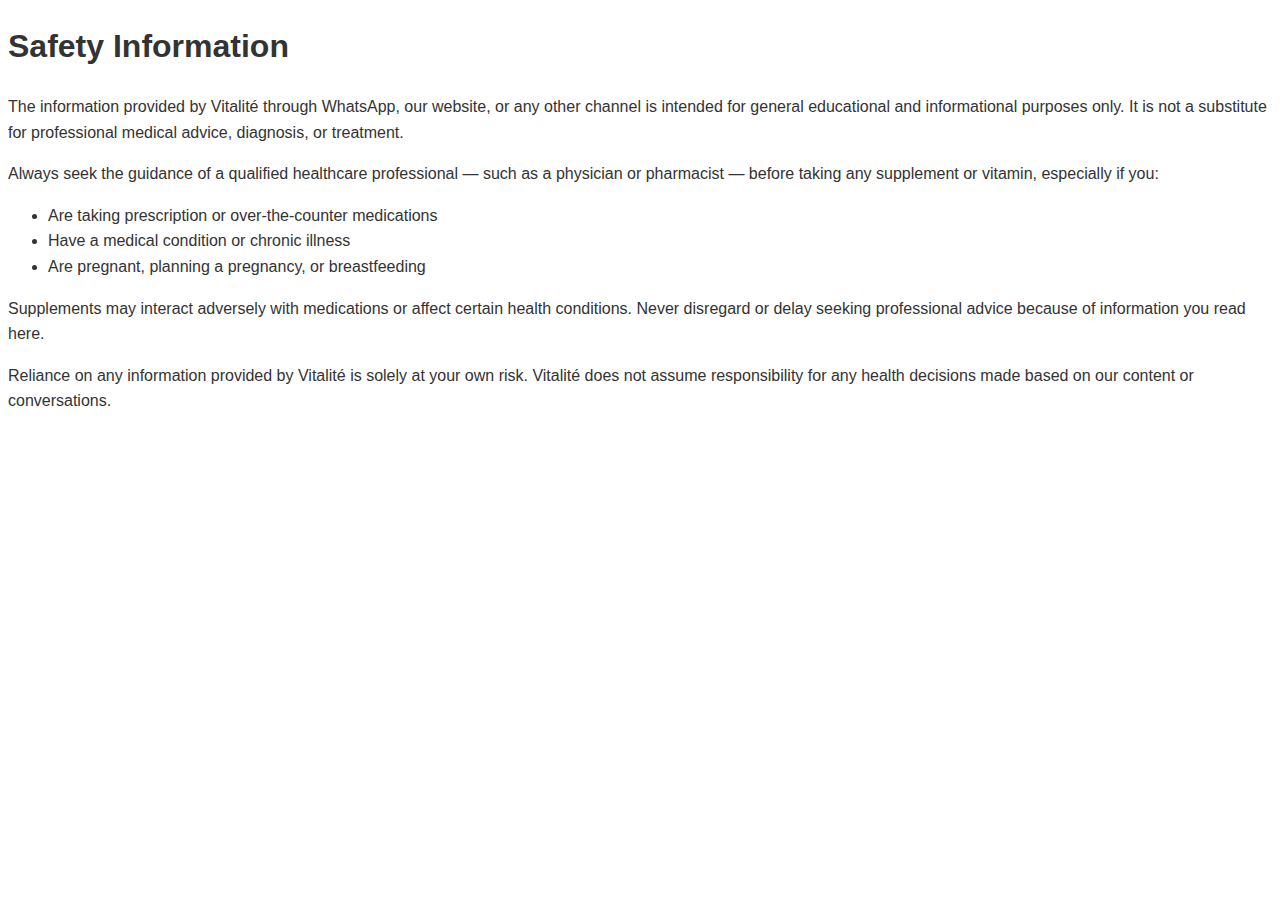
<file: safety.html>
<!DOCTYPE html>
<html lang="en">
<head>
    <meta charset="UTF-8">
    <meta name="viewport" content="width=device-width, initial-scale=1.0">
    <title>Safety Information - Vitalité</title>
    <link rel="stylesheet" href="resources/css/home.css">
</head>
<body>
    <main>
        <section class="safety-section">
            <h1>Safety Information</h1>
            
            <p>The information provided by Vitalité through WhatsApp, our website, or any other channel is intended for general educational and informational purposes only. It is not a substitute for professional medical advice, diagnosis, or treatment.</p>
            
            <p>Always seek the guidance of a qualified healthcare professional — such as a physician or pharmacist — before taking any supplement or vitamin, especially if you:</p>
            
            <ul>
                <li>Are taking prescription or over-the-counter medications</li>
                <li>Have a medical condition or chronic illness</li>
                <li>Are pregnant, planning a pregnancy, or breastfeeding</li>
            </ul>
            
            <p>Supplements may interact adversely with medications or affect certain health conditions. Never disregard or delay seeking professional advice because of information you read here.</p>
            
            <p>Reliance on any information provided by Vitalité is solely at your own risk. Vitalité does not assume responsibility for any health decisions made based on our content or conversations.</p>
        </section>
    </main>
</body>
</html>
</file>
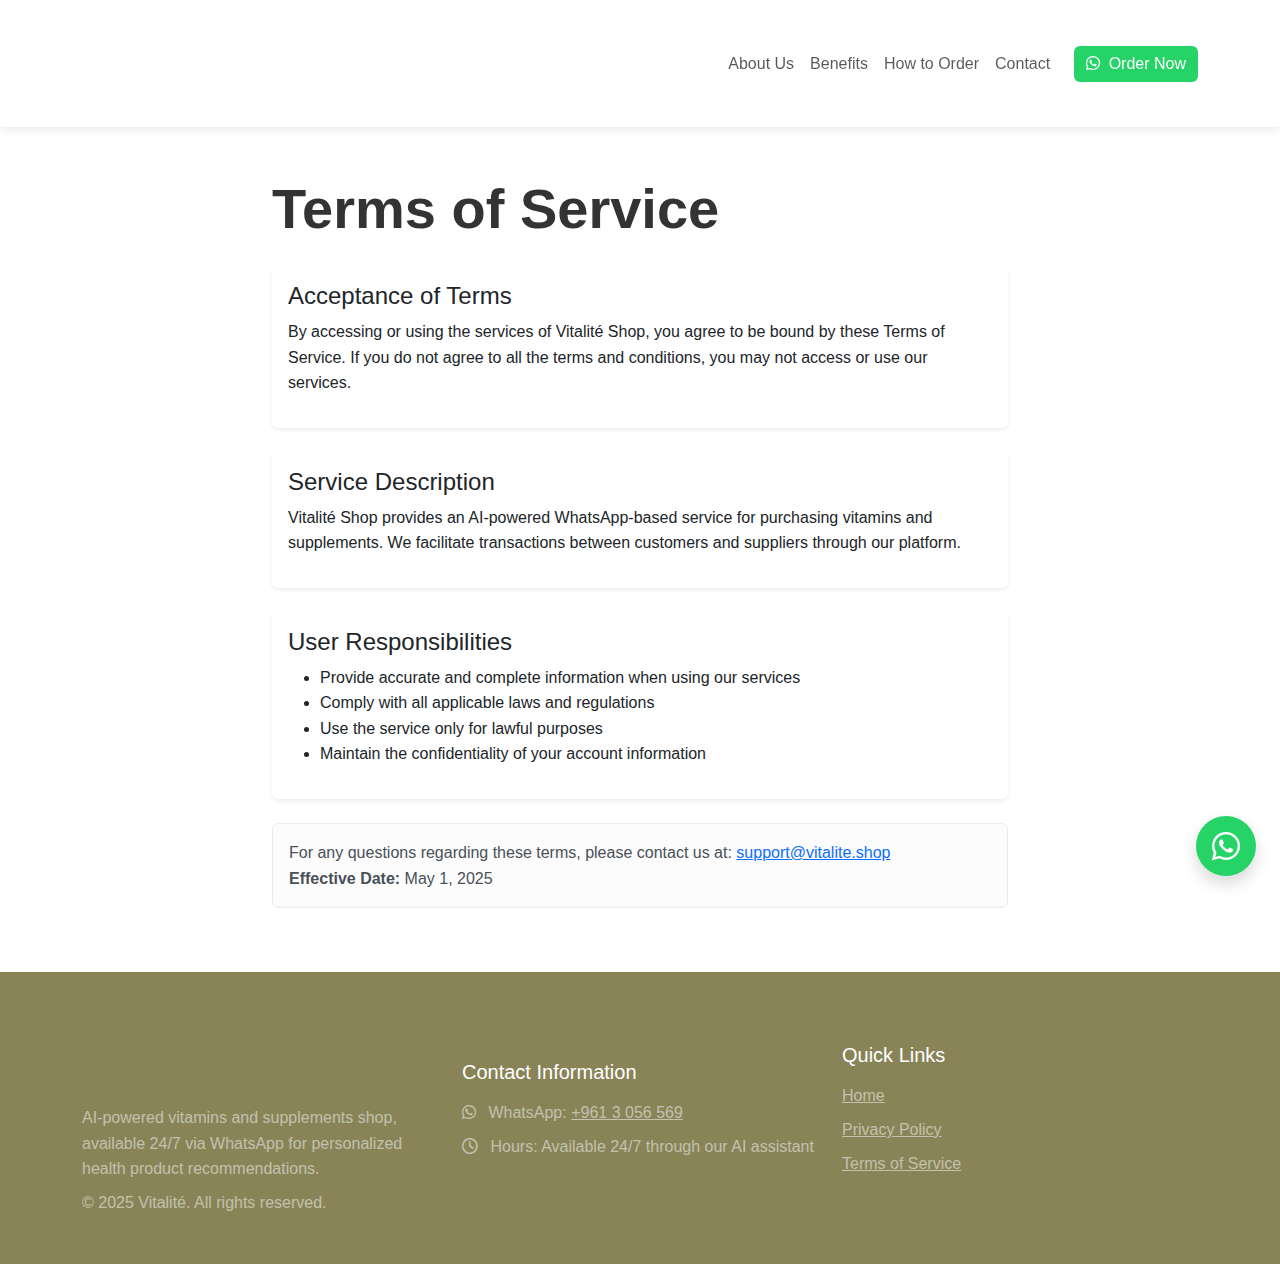
<file: terms-of-service.html>
<!DOCTYPE html>
<html lang="en">
<head>
    <meta charset="UTF-8">
    <meta name="viewport" content="width=device-width, initial-scale=1.0">
    <title>Terms of Service | Vitalité</title>
    <link href="https://cdnjs.cloudflare.com/ajax/libs/bootstrap/5.3.0/css/bootstrap.min.css" rel="stylesheet">
    <link href="https://cdnjs.cloudflare.com/ajax/libs/font-awesome/6.4.0/css/all.min.css" rel="stylesheet">
    <link href="./resources/css/home.css" rel="stylesheet">
    <link rel="icon" type="image/x-icon" href="./resources/images/smalllogo-128.ico">
</head>
<body>
    <!-- Navbar -->
    <nav class="navbar navbar-expand-lg navbar-light bg-white py-3 sticky-top">
        <div class="container">
            <a class="navbar-brand" href="index.html">
                <svg xmlns="http://www.w3.org/2000/svg" viewBox="103.215 39.1962 300.6991 85.0478" width="280px" height="85.0478px">
                    <!-- SVG logo code from index.html -->
                </svg>                
            </a>
            <button class="navbar-toggler" type="button" data-bs-toggle="collapse" data-bs-target="#navbarNav">
                <span class="navbar-toggler-icon"></span>
            </button>
            <div class="collapse navbar-collapse" id="navbarNav">
                <ul class="navbar-nav ms-auto">
                    <li class="nav-item">
                        <a class="nav-link" href="index.html#about">About Us</a>
                    </li>
                    <li class="nav-item">
                        <a class="nav-link" href="index.html#benefits">Benefits</a>
                    </li>
                    <li class="nav-item">
                        <a class="nav-link" href="index.html#order">How to Order</a>
                    </li>
                    <li class="nav-item">
                        <a class="nav-link" href="index.html#contact">Contact</a>
                    </li>
                </ul>
                <a href="https://wa.me/9613056569" class="btn whatsapp-btn ms-lg-3">
                    <i class="fab fa-whatsapp me-1"></i> Order Now
                </a>
            </div>
        </div>
    </nav>

    <!-- Terms of Service Content -->
    <section class="py-5">
        <div class="container">
            <div class="row justify-content-center">
                <div class="col-lg-8">
                    <h1 class="display-4 fw-bold mb-4">Terms of Service</h1>
                    
                    <div class="card border-0 shadow-sm mb-4">
                        <div class="card-body">
                            <h2 class="h4">Acceptance of Terms</h2>
                            <p>By accessing or using the services of Vitalité Shop, you agree to be bound by these Terms of Service. If you do not agree to all the terms and conditions, you may not access or use our services.</p>
                        </div>
                    </div>

                    <div class="card border-0 shadow-sm mb-4">
                        <div class="card-body">
                            <h2 class="h4">Service Description</h2>
                            <p>Vitalité Shop provides an AI-powered WhatsApp-based service for purchasing vitamins and supplements. We facilitate transactions between customers and suppliers through our platform.</p>
                        </div>
                    </div>

                    <div class="card border-0 shadow-sm mb-4">
                        <div class="card-body">
                            <h2 class="h4">User Responsibilities</h2>
                            <ul>
                                <li>Provide accurate and complete information when using our services</li>
                                <li>Comply with all applicable laws and regulations</li>
                                <li>Use the service only for lawful purposes</li>
                                <li>Maintain the confidentiality of your account information</li>
                            </ul>
                        </div>
                    </div>

                    <div class="alert alert-light">
                        <p class="mb-0">For any questions regarding these terms, please contact us at: <a href="mailto:support@vitalite.shop">support@vitalite.shop</a></p>
                        <p class="mb-0"><strong>Effective Date:</strong> May 1, 2025</p>
                    </div>
                </div>
            </div>
        </div>
    </section>

    <!-- Footer -->
    <footer class="py-5">
        <div class="container">
            <div class="row gy-4 align-items-center">
                <div class="col-lg-4">
                    <svg xmlns="http://www.w3.org/2000/svg" viewBox="103.215 39.1962 300.6991 85.0478" width="200px" height="85.0478px">
                        <!-- SVG logo code from index.html -->
                    </svg>                
                    <p class="text-white-50 mb-2">AI-powered vitamins and supplements shop, available 24/7 via WhatsApp for personalized health product recommendations.</p>
                    <p class="text-white-50 mb-0">© 2025 Vitalité. All rights reserved.</p>
                </div>
                <div class="col-lg-4">
                    <h5 class="text-white mb-3">Contact Information</h5>
                    <ul class="list-unstyled text-white-50">
                        <li class="mb-2"><i class="fab fa-whatsapp me-2"></i> WhatsApp: <a href="https://wa.me/9613056569" class="text-white-50">+961 3 056 569</a></li>
                        <li><i class="far fa-clock me-2"></i> Hours: Available 24/7 through our AI assistant</li>
                    </ul>
                </div>
                <div class="col-lg-4">
                    <h5 class="text-white mb-3">Quick Links</h5>
                    <ul class="list-unstyled">
                        <li class="mb-2"><a href="index.html" class="text-white-50">Home</a></li>
                        <li class="mb-2"><a href="privacy-policy.html" class="text-white-50">Privacy Policy</a></li>
                        <li class="mb-2"><a href="terms-of-service.html" class="text-white-50">Terms of Service</a></li>
                    </ul>
                </div>
            </div>
        </div>
    </footer>

    <!-- WhatsApp Floating Button -->
    <a href="https://wa.me/9613056569" class="position-fixed bottom-0 end-0 m-4 btn whatsapp-btn rounded-circle shadow" style="width: 60px; height: 60px; display: flex; align-items: center; justify-content: center; z-index: 1000;">
        <i class="fab fa-whatsapp fa-2x"></i>
    </a>

    <!-- Bootstrap JS -->
    <script src="https://cdnjs.cloudflare.com/ajax/libs/bootstrap/5.3.0/js/bootstrap.bundle.min.js"></script>
</body>
</html>
</file>
<file: resources/css/home.css>
:root {
    --buff: #CA9B76;
    --reseda-green: #888458;
    --almond: #E7D9C8;
    --bone: #E3D5C3;
    --almond-2: #EADECF;

    /* CSS HEX */
    --desert-sand: #E7C9ABff;
    --reseda-green: #888458ff;
    --bone: #EBE1D3ff;
    --apple-green: #90AB33ff;
    --fawn: #DEA162ff;
}

body {
    font-family: 'Segoe UI', Tahoma, Geneva, Verdana, sans-serif;
    color: #333;
    line-height: 1.6;
}

.btn-primary {
    background-color: var(--reseda-green);
    border-color: var(--reseda-green);
}

.btn-primary:hover {
    background-color: #706d46;
    border-color: #706d46;
}

.bg-light-accent {
    background-color: var(--almond-2);
}

.text-primary {
    color: var(--reseda-green) !important;
}

.border-primary {
    border-color: var(--reseda-green) !important;
}

.hero {
    background-color: #e9dccc;
    background-image: url('../images/hero-section-1.png');
    background-size: 800px!important;
    background-repeat: no-repeat!important;
    background-position: 75% 10px!important;
    padding-top: 80px;
    padding-bottom: 30px;
    position: relative;
}

.hero::before {
    content: '';
    position: absolute;
    top: 0;
    left: 0;
    width: 100%;
    height: 100%;
    /* background-color: rgba(255, 255, 255, 0.8); */
}


.hero-content {
    position: relative;
    z-index: 2;
}

.hero h1 {
    color: #0d6201;
    /* text-shadow: -3px -3px 0 #45875d, 3px -3px 0 #45875d, -3px 3px 0 #45875d, 3px 3px 0 #45875d; */
}

.hero .text-primary {
    color: #0d6201!important;
    /* text-shadow: -3px -3px 0 #45875d, 3px -3px 0 #45875d, -3px 3px 0 #45875d, 3px 3px 0 #45875d; */
}

.hero .lead {
    color: #0d6201!important;
}

.navbar {
    box-shadow: 0 2px 10px rgba(0, 0, 0, 0.1);
}

.logo {
    max-width: 220px;
    height: auto;
}

.benefit-icon {
    width: 60px;
    height: 60px;
    display: flex;
    align-items: center;
    justify-content: center;
    border-radius: 50%;
    margin: 0 auto 20px;
    font-size: 24px;
    background-color: var(--buff);
    color: white;
}

.whatsapp-btn {
    background-color: #25D366;
    color: white;
    border: none;
}

.whatsapp-btn:hover {
    background-color: #128C7E;
    color: white;
}

footer {
    background-color: var(--reseda-green);
    color: white;
}

.footer-logo path {
    fill: white;
}

.footer-logo g path {
    fill: var(--almond);
    stroke: white;
}

@media (max-width: 768px) {
    .hero {
        padding: 60px 0;
    }
    
    .logo {
        max-width: 180px;
    }
}
</file>
